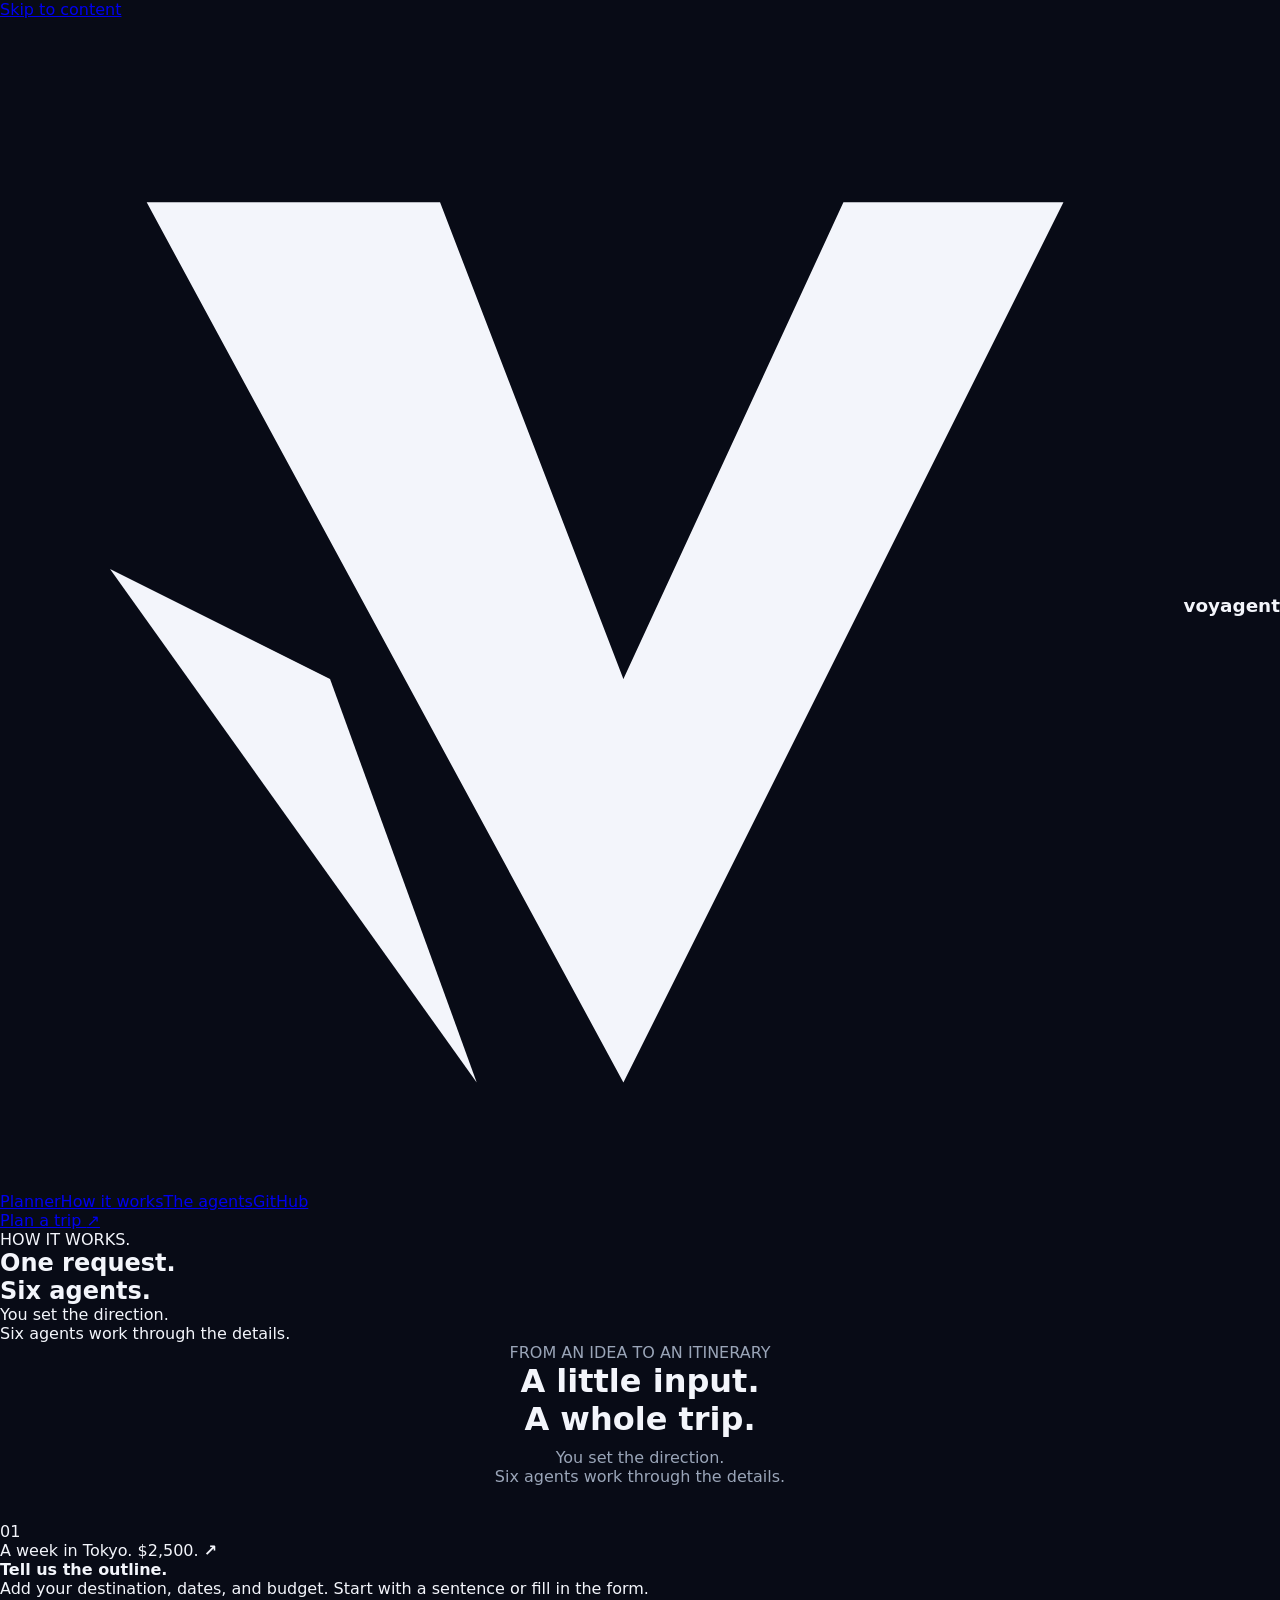
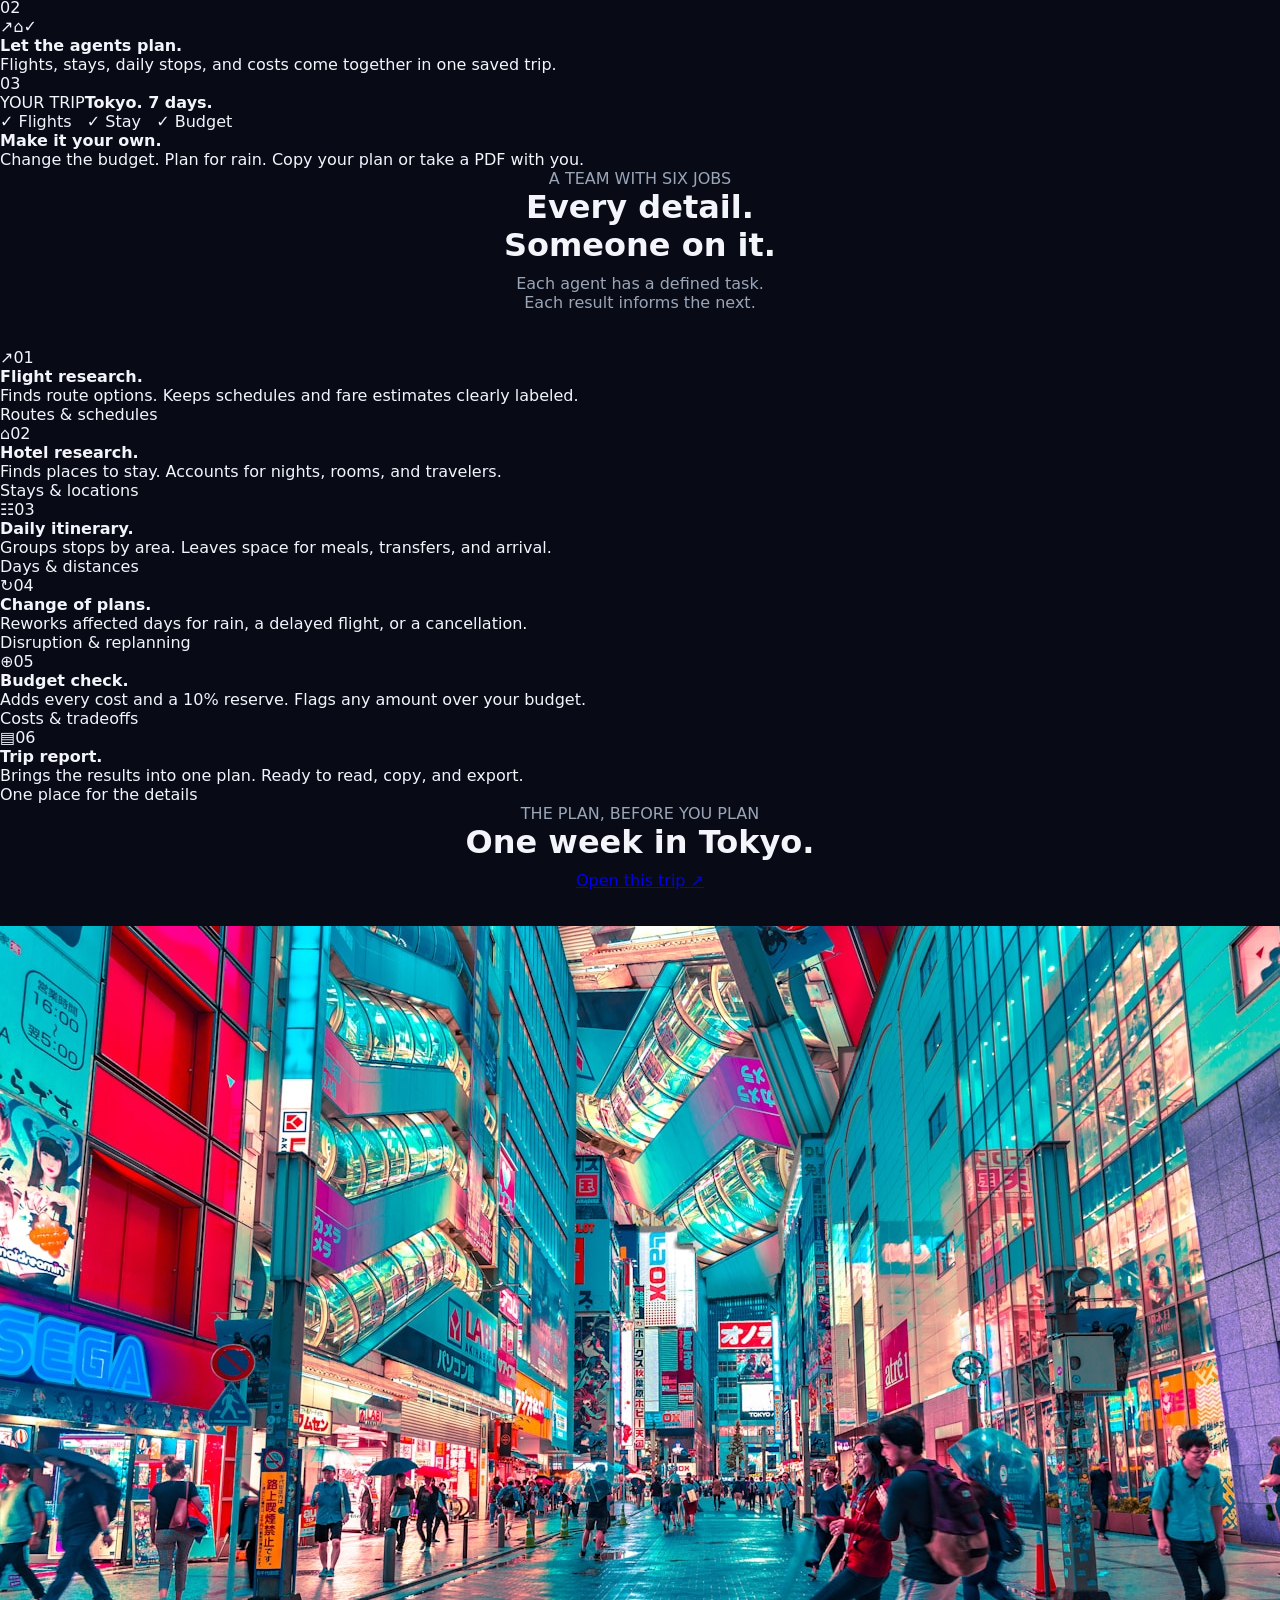
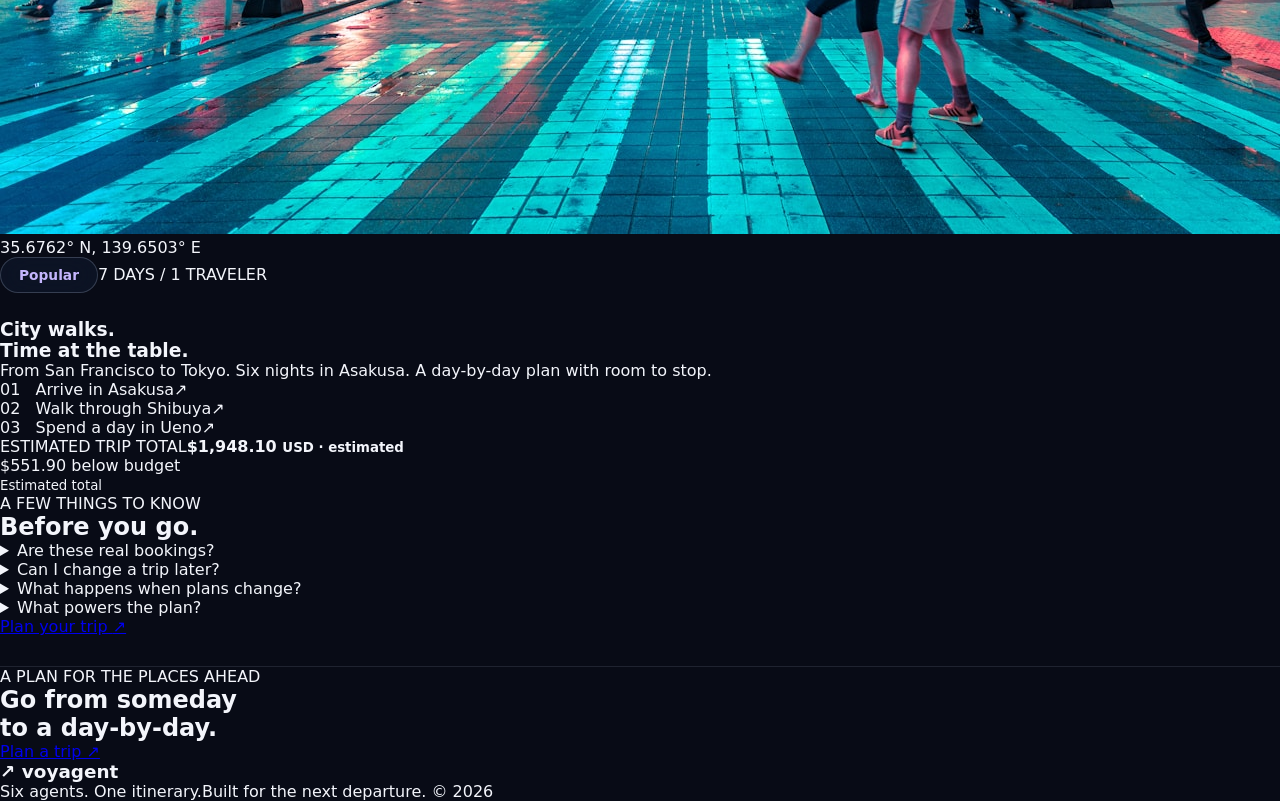
<file: templates/about.html>
<!doctype html>
<html lang="en">
<head>
  <meta charset="utf-8">
  <meta name="viewport" content="width=device-width, initial-scale=1">
  <meta name="description" content="How Voyagent works. Six planning agents turn one trip request into flights, stays, a daily itinerary, and a budget.">
  <title>How it works. Voyagent.</title>
  <link rel="icon" href="/static/favicon.svg" type="image/svg+xml">
  <link rel="preload" href="/static/fonts/InterVariable.woff2" as="font" type="font/woff2" crossorigin>
  <link rel="stylesheet" href="/static/style.css">
</head>
<body>
  <a class="skip" href="#main">Skip to content</a>
  <nav class="nav" aria-label="Main navigation">
    <a class="brand" href="/" aria-label="Voyagent home"><svg viewBox="0 0 32 32" aria-hidden="true"><path d="M4 5h8l5 13L23 5h6L17 29z" fill="currentColor"/><path d="m3 15 6 3 4 11z" fill="currentColor"/></svg><span>voyagent</span></a>
    <div class="nav-links"><a href="/">Planner</a><a href="/about">How it works</a><a href="/about#agents">The agents</a><a href="https://github.com/GrrrGe/Voyagent" target="_blank" rel="noopener noreferrer">GitHub</a></div>
    <a class="button primary nav-cta" href="/">Plan a trip <span aria-hidden="true">↗</span></a>
  </nav>
  <main id="main">
    <section class="hero wrap">
      <p class="eyebrow"><span class="status-dot"></span> HOW IT WORKS.</p>
      <h1>One request.<br><span class="hero-color">Six agents.</span></h1>
      <p class="hero-subtitle">You set the direction.<br>Six agents work through the details.</p>
    </section>
    <section id="how-it-works" class="section wrap">
      <div class="section-heading"><div><p class="eyebrow">FROM AN IDEA TO AN ITINERARY</p><h2>A little input.<br>A whole trip.</h2></div><p>You set the direction.<br>Six agents work through the details.</p></div>
      <div class="steps"><article><span class="step-number">01</span><div class="step-art" aria-hidden="true"><span class="mini-input">A week in Tokyo. $2,500. <b>↗</b></span></div><h4>Tell us the outline.</h4><p>Add your destination, dates, and budget. Start with a sentence or fill in the form.</p></article><article><span class="step-number">02</span><div class="step-art node-art" aria-hidden="true"><span>↗</span><i></i><span>⌂</span><i></i><span>✓</span></div><h4>Let the agents plan.</h4><p>Flights, stays, daily stops, and costs come together in one saved trip.</p></article><article><span class="step-number">03</span><div class="step-art" aria-hidden="true"><div class="mini-plan"><span>YOUR TRIP</span><b>Tokyo. 7 days.</b><div>✓ Flights &nbsp; ✓ Stay &nbsp; ✓ Budget</div></div></div><h4>Make it your own.</h4><p>Change the budget. Plan for rain. Copy your plan or take a PDF with you.</p></article></div>
    </section>
    <section id="agents" class="section wrap">
      <div class="section-heading"><div><p class="eyebrow">A TEAM WITH SIX JOBS</p><h2>Every detail.<br>Someone on it.</h2></div><p>Each agent has a defined task.<br>Each result informs the next.</p></div>
      <div class="agents-grid">
        <article><span class="agent-icon" aria-hidden="true">↗</span><span class="agent-number">01</span><h4>Flight research.</h4><p>Finds route options. Keeps schedules and fare estimates clearly labeled.</p><span class="agent-foot">Routes &amp; schedules</span></article>
        <article><span class="agent-icon" aria-hidden="true">⌂</span><span class="agent-number">02</span><h4>Hotel research.</h4><p>Finds places to stay. Accounts for nights, rooms, and travelers.</p><span class="agent-foot">Stays &amp; locations</span></article>
        <article><span class="agent-icon" aria-hidden="true">☷</span><span class="agent-number">03</span><h4>Daily itinerary.</h4><p>Groups stops by area. Leaves space for meals, transfers, and arrival.</p><span class="agent-foot">Days &amp; distances</span></article>
        <article><span class="agent-icon" aria-hidden="true">↻</span><span class="agent-number">04</span><h4>Change of plans.</h4><p>Reworks affected days for rain, a delayed flight, or a cancellation.</p><span class="agent-foot">Disruption &amp; replanning</span></article>
        <article><span class="agent-icon" aria-hidden="true">⊕</span><span class="agent-number">05</span><h4>Budget check.</h4><p>Adds every cost and a 10% reserve. Flags any amount over your budget.</p><span class="agent-foot">Costs &amp; tradeoffs</span></article>
        <article><span class="agent-icon" aria-hidden="true">▤</span><span class="agent-number">06</span><h4>Trip report.</h4><p>Brings the results into one plan. Ready to read, copy, and export.</p><span class="agent-foot">One place for the details</span></article>
      </div>
    </section>
    <section id="sample" class="section wrap">
      <div class="section-heading"><div><p class="eyebrow">THE PLAN, BEFORE YOU PLAN</p><h2>One week in Tokyo.</h2></div><a class="button soft" href="/?example=Japan">Open this trip <span aria-hidden="true">↗</span></a></div>
      <div class="sample-card"><div class="sample-photo"><img src="/static/images/tokyo.jpg" alt="Tokyo cityscape" loading="lazy"><span class="image-tag">35.6762° N, 139.6503° E</span></div><div class="sample-detail"><div class="sample-kicker"><span class="badge">Popular</span><span class="label">7 DAYS / 1 TRAVELER</span></div><h3>City walks.<br>Time at the table.</h3><p>From San Francisco to Tokyo. Six nights in Asakusa. A day-by-day plan with room to stop.</p><div class="sample-line"><span>01 &nbsp; Arrive in Asakusa</span><span>↗</span></div><div class="sample-line"><span>02 &nbsp; Walk through Shibuya</span><span>↗</span></div><div class="sample-line"><span>03 &nbsp; Spend a day in Ueno</span><span>↗</span></div><div class="sample-total"><div><span class="label">ESTIMATED TRIP TOTAL</span><strong>$1,948.10 <small>USD · estimated</small></strong></div><span class="saving">$551.90 below budget<br><small>Estimated total</small></span></div></div></div>
    </section>
    <section class="section faq wrap"><div><p class="eyebrow">A FEW THINGS TO KNOW</p><h2>Before you go.</h2></div><div class="faq-list"><details><summary>Are these real bookings?</summary><p>No. The planner produces estimated costs and research. No tickets or rooms are purchased.</p></details><details><summary>Can I change a trip later?</summary><p>Yes. Your browser remembers the current trip. Reopen the planner to change the length, budget, or disruption scenario.</p></details><details><summary>What happens when plans change?</summary><p>Ask for rain on a specific day or a flight delay. The planner replaces or removes affected stops and calculates the budget again.</p></details><details><summary>What powers the plan?</summary><p>The server uses OpenAI for itinerary ordering and the trip report. Flight and hotel figures are estimated allowances, not live fares or verified availability.</p></details></div></section>
    <section class="section wrap"><a class="button primary" href="/">Plan your trip <span aria-hidden="true">↗</span></a></section>
  </main>
  <footer><div class="wrap"><div class="footer-top"><div><p class="eyebrow">A PLAN FOR THE PLACES AHEAD</p><h2>Go from someday<br>to a day-by-day.</h2></div><a class="button inverse" href="/">Plan a trip ↗</a></div><div class="footer-bottom"><a class="brand" href="/">↗ voyagent</a><span>Six agents. One itinerary.</span><span>Built for the next departure. © 2026</span></div></div></footer>
</body>
</html>
</file>
<file: static/style.css>
/* ==========================================================
   Voyagent — AI Trip Architect
   ========================================================== */

:root {
    --bg: #080b16;
    --surface: rgba(17, 24, 42, 0.78);
    --surface-solid: #101728;
    --border: rgba(148, 163, 184, 0.16);
    --border-strong: rgba(148, 163, 184, 0.3);
    --text: #f3f5fb;
    --text-dim: #9aa5b8;
    --text-dimmer: #6b7690;

    --indigo: #6366f1;
    --violet: #a855f7;
    --teal: #14b8a6;
    --amber: #f59e0b;
    --rose: #fb7185;
    --green: #22c55e;
    --red: #f87171;

    --radius-lg: 26px;
    --radius-md: 18px;
    --radius-sm: 12px;
    --font-display: "Sora", "Plus Jakarta Sans", system-ui, sans-serif;
    --font-body: "Plus Jakarta Sans", system-ui, -apple-system, "Segoe UI", sans-serif;
}

* {
    margin: 0;
    padding: 0;
    box-sizing: border-box;
}

html {
    scroll-behavior: smooth;
}

body {
    font-family: var(--font-body);
    min-height: 100vh;
    background: var(--bg);
    color: var(--text);
    overflow-x: hidden;
}

::selection {
    background: rgba(99, 102, 241, 0.4);
    color: #fff;
}

::-webkit-scrollbar {
    width: 10px;
}

::-webkit-scrollbar-track {
    background: transparent;
}

::-webkit-scrollbar-thumb {
    background: rgba(148, 163, 184, 0.28);
    border-radius: 999px;
}

/* ---------- background ---------- */

.page-bg {
    position: fixed;
    inset: 0;
    z-index: -2;
    background:
        radial-gradient(circle at 12% 8%, rgba(99, 102, 241, 0.22), transparent 34%),
        radial-gradient(circle at 88% 14%, rgba(168, 85, 247, 0.2), transparent 30%),
        radial-gradient(circle at 50% 92%, rgba(20, 184, 166, 0.14), transparent 36%),
        linear-gradient(160deg, #080b16 0%, #0c1120 45%, #0a0e1a 100%);
}

.grid-overlay {
    position: absolute;
    inset: 0;
    background-image:
        linear-gradient(rgba(148, 163, 184, 0.05) 1px, transparent 1px),
        linear-gradient(90deg, rgba(148, 163, 184, 0.05) 1px, transparent 1px);
    background-size: 56px 56px;
    mask-image: radial-gradient(ellipse 70% 60% at 50% 0%, black 30%, transparent 75%);
}

.gradient-circle {
    position: absolute;
    border-radius: 999px;
    filter: blur(70px);
    opacity: 0.5;
}

.circle-1 { width: 320px; height: 320px; background: var(--indigo); top: 6%; left: 3%; }
.circle-2 { width: 280px; height: 280px; background: var(--violet); top: 16%; right: 6%; }
.circle-3 { width: 260px; height: 260px; background: var(--teal); bottom: 6%; left: 30%; }

/* ---------- header ---------- */

.site-header {
    position: sticky;
    top: 0;
    z-index: 50;
    backdrop-filter: blur(18px);
    background: rgba(8, 11, 22, 0.6);
    border-bottom: 1px solid var(--border);
}

.header-inner {
    width: min(1180px, calc(100% - 32px));
    margin: 0 auto;
    display: flex;
    align-items: center;
    justify-content: space-between;
    gap: 18px;
    padding: 16px 0;
}

.brand {
    display: flex;
    align-items: center;
    gap: 10px;
    text-decoration: none;
    color: var(--text);
    font-family: var(--font-display);
    font-weight: 800;
    font-size: 1.15rem;
}

.brand-mark {
    font-size: 1.35rem;
    filter: drop-shadow(0 0 12px rgba(99, 102, 241, 0.5));
}

.site-nav {
    display: flex;
    align-items: center;
    gap: 28px;
}

.site-nav a {
    color: var(--text-dim);
    text-decoration: none;
    font-weight: 600;
    font-size: 0.94rem;
    transition: color 0.2s ease;
}

.site-nav a:hover {
    color: var(--text);
}

.header-status {
    display: flex;
    align-items: center;
    gap: 8px;
    padding: 8px 14px;
    border-radius: 999px;
    border: 1px solid var(--border-strong);
    background: rgba(15, 23, 42, 0.6);
    font-size: 0.82rem;
    font-weight: 700;
    color: var(--text-dim);
}

.status-dot {
    width: 8px;
    height: 8px;
    border-radius: 50%;
    background: var(--green);
    box-shadow: 0 0 10px var(--green);
}

.status-dot.pending {
    background: var(--amber);
    box-shadow: 0 0 10px var(--amber);
    animation: pulse 1.4s ease-in-out infinite;
}

.status-dot.offline {
    background: var(--red);
    box-shadow: 0 0 10px var(--red);
    animation: none;
}

@keyframes pulse {
    0%, 100% { opacity: 1; }
    50% { opacity: 0.35; }
}

/* ---------- layout ---------- */

.app-container {
    width: min(1120px, calc(100% - 32px));
    margin: 0 auto;
    padding: 64px 0 40px;
}

/* ---------- hero ---------- */

.hero-section {
    text-align: center;
    margin-bottom: 68px;
}

.badge {
    display: inline-flex;
    align-items: center;
    gap: 9px;
    padding: 9px 18px;
    border: 1px solid var(--border-strong);
    border-radius: 999px;
    background: rgba(15, 23, 42, 0.72);
    backdrop-filter: blur(16px);
    color: #c4b5fd;
    font-weight: 700;
    font-size: 0.86rem;
    margin-bottom: 26px;
}

.badge-dot {
    width: 7px;
    height: 7px;
    border-radius: 50%;
    background: var(--teal);
    box-shadow: 0 0 10px var(--teal);
}

.hero-section h1 {
    font-family: var(--font-display);
    font-size: clamp(2.1rem, 5.4vw, 4.2rem);
    line-height: 1.08;
    letter-spacing: -0.03em;
    margin-bottom: 22px;
    font-weight: 800;
}

.text-gradient {
    background: linear-gradient(135deg, #93c5fd 0%, #c084fc 45%, #5eead4 100%);
    -webkit-background-clip: text;
    -webkit-text-fill-color: transparent;
    background-clip: text;
}

.hero-section p {
    max-width: 640px;
    margin: 0 auto;
    color: var(--text-dim);
    font-size: 1.08rem;
    line-height: 1.7;
}

.hero-cta {
    display: flex;
    align-items: center;
    justify-content: center;
    gap: 14px;
    margin-top: 34px;
    flex-wrap: wrap;
}

.btn {
    display: inline-flex;
    align-items: center;
    gap: 8px;
    padding: 14px 24px;
    border-radius: 999px;
    font-weight: 700;
    font-size: 0.98rem;
    text-decoration: none;
    cursor: pointer;
    transition: 0.25s ease;
    border: 1px solid transparent;
}

.btn-primary {
    background: linear-gradient(135deg, var(--indigo), var(--violet));
    color: #fff;
    box-shadow: 0 16px 36px rgba(99, 102, 241, 0.35);
}

.btn-primary:hover {
    transform: translateY(-2px);
    box-shadow: 0 20px 44px rgba(168, 85, 247, 0.4);
}

.btn-ghost {
    color: var(--text);
    border-color: var(--border-strong);
    background: rgba(15, 23, 42, 0.5);
}

.btn-ghost:hover {
    background: rgba(30, 41, 59, 0.7);
    border-color: rgba(148, 163, 184, 0.5);
}

/* ---------- how it works ---------- */

.how-it-works {
    margin-bottom: 68px;
}

.section-heading {
    text-align: center;
    margin-bottom: 36px;
}

.section-heading h2 {
    font-family: var(--font-display);
    font-size: clamp(1.5rem, 3vw, 2rem);
    margin-bottom: 10px;
}

.section-heading p {
    color: var(--text-dim);
}

.pipeline {
    display: flex;
    align-items: stretch;
    justify-content: center;
    gap: 10px;
    flex-wrap: wrap;
}

.pipeline-step {
    flex: 1 1 200px;
    max-width: 230px;
    background: var(--surface);
    border: 1px solid var(--border);
    border-radius: var(--radius-md);
    padding: 22px 18px;
    text-align: center;
    backdrop-filter: blur(16px);
    transition: 0.25s ease;
}

.pipeline-step:hover {
    transform: translateY(-4px);
    border-color: var(--border-strong);
}

.step-icon {
    width: 52px;
    height: 52px;
    display: flex;
    align-items: center;
    justify-content: center;
    margin: 0 auto 14px;
    border-radius: 16px;
    font-size: 1.5rem;
}

.step-icon.flight { background: rgba(99, 102, 241, 0.16); }
.step-icon.hotel { background: rgba(245, 158, 11, 0.16); }
.step-icon.itinerary { background: rgba(20, 184, 166, 0.16); }
.step-icon.final { background: rgba(251, 113, 133, 0.16); }

.pipeline-step h3 {
    font-size: 1rem;
    margin-bottom: 6px;
}

.pipeline-step p {
    color: var(--text-dim);
    font-size: 0.87rem;
    line-height: 1.5;
}

.pipeline-arrow {
    display: flex;
    align-items: center;
    justify-content: center;
    color: var(--text-dimmer);
    flex: 0 0 auto;
}

/* ---------- planner card ---------- */

.planner-card,
.result-section {
    background: var(--surface);
    border: 1px solid var(--border);
    box-shadow: 0 30px 90px rgba(0, 0, 0, 0.4);
    backdrop-filter: blur(20px);
    border-radius: var(--radius-lg);
}

.planner-card {
    padding: 30px;
    scroll-margin-top: 100px;
}

.card-header,
.result-header {
    display: flex;
    align-items: flex-start;
    justify-content: space-between;
    gap: 18px;
    margin-bottom: 24px;
}

.card-header h2,
.result-header h2 {
    font-family: var(--font-display);
    font-size: 1.4rem;
    margin-bottom: 8px;
}

.card-header p,
.result-header p {
    color: var(--text-dim);
    line-height: 1.5;
}

.new-chat-btn {
    display: flex;
    align-items: center;
    gap: 7px;
    background: rgba(30, 41, 59, 0.7);
    border: 1px solid var(--border-strong);
    color: var(--text);
    padding: 9px 15px;
    border-radius: 999px;
    font-weight: 700;
    font-size: 0.84rem;
    cursor: pointer;
    white-space: nowrap;
    transition: 0.2s ease;
}

.new-chat-btn:hover {
    background: rgba(99, 102, 241, 0.2);
    border-color: rgba(99, 102, 241, 0.5);
}

.input-area {
    display: grid;
    grid-template-columns: 1fr auto;
    gap: 16px;
    align-items: stretch;
}

textarea {
    width: 100%;
    min-height: 150px;
    resize: vertical;
    border: 1px solid var(--border-strong);
    border-radius: 20px;
    background: rgba(2, 6, 23, 0.6);
    color: var(--text);
    padding: 20px;
    font-family: var(--font-body);
    font-size: 1rem;
    line-height: 1.6;
    outline: none;
    transition: 0.25s ease;
}

textarea:focus {
    border-color: rgba(99, 102, 241, 0.85);
    box-shadow: 0 0 0 4px rgba(99, 102, 241, 0.16);
}

textarea::placeholder {
    color: var(--text-dimmer);
}

#sendBtn {
    min-width: 190px;
    border: none;
    border-radius: 20px;
    padding: 0 26px;
    background: linear-gradient(135deg, var(--indigo), var(--violet));
    color: #fff;
    font-weight: 800;
    font-size: 1rem;
    cursor: pointer;
    box-shadow: 0 18px 38px rgba(99, 102, 241, 0.35);
    transition: 0.25s ease;
    display: flex;
    align-items: center;
    justify-content: center;
}

#sendBtn:hover {
    transform: translateY(-2px);
    box-shadow: 0 22px 50px rgba(168, 85, 247, 0.42);
}

#sendBtn:disabled {
    opacity: 0.6;
    cursor: not-allowed;
    transform: none;
}

#btnText {
    display: inline-flex;
    align-items: center;
    gap: 8px;
}

.input-footer {
    display: flex;
    justify-content: space-between;
    margin-top: 10px;
    font-size: 0.8rem;
    color: var(--text-dimmer);
}

.quick-prompts {
    display: flex;
    flex-wrap: wrap;
    gap: 10px;
    margin-top: 20px;
}

.quick-prompts button {
    border: 1px solid var(--border-strong);
    background: rgba(30, 41, 59, 0.65);
    color: #dbeafe;
    border-radius: 999px;
    padding: 10px 15px;
    font-size: 0.88rem;
    cursor: pointer;
    transition: 0.2s ease;
}

.quick-prompts button:hover {
    background: rgba(99, 102, 241, 0.22);
    border-color: rgba(129, 140, 248, 0.55);
    transform: translateY(-1px);
}

.style-picker {
    display: flex;
    flex-wrap: wrap;
    align-items: center;
    gap: 10px;
    margin-top: 16px;
    font-size: 0.85rem;
    color: var(--text-dimmer);
}

.style-label {
    margin-right: 2px;
}

.style-chips {
    display: flex;
    flex-wrap: wrap;
    gap: 8px;
}

.style-chips button {
    border: 1px solid var(--border-strong);
    background: rgba(30, 41, 59, 0.65);
    color: #dbeafe;
    border-radius: 999px;
    padding: 8px 14px;
    font-size: 0.82rem;
    cursor: pointer;
    transition: 0.2s ease;
}

.style-chips button[aria-pressed="true"] {
    background: rgba(99, 102, 241, 0.45);
    border-color: rgba(129, 140, 248, 0.8);
}

.style-select {
    display: inline-flex;
    align-items: center;
    gap: 6px;
}

.style-select select {
    width: auto;
    padding: 8px 10px;
}

/* ---------- loading pipeline ---------- */

.loading-section {
    margin-top: 26px;
    background: var(--surface);
    border: 1px solid var(--border);
    border-radius: var(--radius-lg);
    padding: 26px 28px;
    backdrop-filter: blur(20px);
}

.loading-pipeline {
    display: flex;
    flex-wrap: wrap;
    gap: 22px;
    justify-content: center;
}

.loading-step {
    display: flex;
    align-items: center;
    gap: 10px;
    color: var(--text-dimmer);
    font-weight: 600;
    font-size: 0.92rem;
    transition: color 0.3s ease;
}

.loading-step .dot {
    width: 9px;
    height: 9px;
    border-radius: 50%;
    background: var(--text-dimmer);
    transition: 0.3s ease;
}

.loading-step.active {
    color: var(--text);
}

.loading-step.active .dot {
    background: var(--indigo);
    box-shadow: 0 0 12px var(--indigo);
    animation: pulse 1s ease-in-out infinite;
}

.loading-step.done {
    color: var(--teal);
}

.loading-step.done .dot {
    background: var(--teal);
    box-shadow: 0 0 10px var(--teal);
}

/* ---------- results ---------- */

.result-section {
    margin-top: 26px;
    padding: 30px;
    scroll-margin-top: 100px;
    animation: fadeUp 0.4s ease;
}

@keyframes fadeUp {
    from { opacity: 0; transform: translateY(14px); }
    to { opacity: 1; transform: translateY(0); }
}

.result-meta {
    display: flex;
    gap: 8px;
    flex-wrap: wrap;
}

.meta-chip {
    display: inline-block;
    background: rgba(99, 102, 241, 0.14);
    color: #c7d2fe;
    border: 1px solid rgba(99, 102, 241, 0.3);
    padding: 5px 12px;
    border-radius: 999px;
    font-size: 0.78rem;
    font-weight: 700;
}

.result-actions {
    display: flex;
    gap: 10px;
    align-items: center;
}

.copy-btn,
.download-btn {
    border: none;
    border-radius: 12px;
    padding: 10px 16px;
    cursor: pointer;
    font-weight: 800;
    font-size: 0.88rem;
    transition: 0.25s ease;
}

.copy-btn {
    border: 1px solid var(--border-strong);
    background: rgba(15, 23, 42, 0.9);
    color: var(--text);
}

.copy-btn:hover {
    background: rgba(99, 102, 241, 0.22);
}

.download-btn {
    background: linear-gradient(135deg, var(--teal), var(--green));
    color: #06251d;
    box-shadow: 0 12px 30px rgba(20, 184, 166, 0.28);
}

.download-btn:hover {
    transform: translateY(-1px);
    box-shadow: 0 16px 36px rgba(34, 197, 94, 0.35);
}

.result-tabs {
    display: flex;
    gap: 6px;
    margin-bottom: 20px;
    flex-wrap: wrap;
    border-bottom: 1px solid var(--border);
    padding-bottom: 14px;
}

.tab-btn {
    border: 1px solid transparent;
    background: transparent;
    color: var(--text-dim);
    padding: 9px 16px;
    border-radius: 999px;
    font-weight: 700;
    font-size: 0.88rem;
    cursor: pointer;
    transition: 0.2s ease;
}

.tab-btn:hover {
    color: var(--text);
    background: rgba(148, 163, 184, 0.08);
}

.tab-btn.active {
    color: #fff;
    background: linear-gradient(135deg, var(--indigo), var(--violet));
    box-shadow: 0 8px 22px rgba(99, 102, 241, 0.35);
}

.tab-panel {
    display: none;
}

.tab-panel.active {
    display: block;
    animation: fadeUp 0.3s ease;
}

.pdf-content {
    background: #ffffff;
    color: #111827;
    border-radius: 22px;
    padding: 30px;
}

.pdf-title {
    display: none;
    color: #111827;
    font-size: 2rem;
    margin-bottom: 20px;
}

.result-box {
    background: #ffffff;
    color: #1f2937;
    border: none;
    padding: 0;
    white-space: normal;
    overflow-x: auto;
}

.result-box.empty-state {
    color: #9ca3af;
    font-style: italic;
    padding: 20px 0;
}

.result-box h1,
.result-box h2,
.result-box h3 {
    color: #0f172a;
    margin-top: 26px;
    margin-bottom: 12px;
    line-height: 1.25;
    font-weight: 800;
}

.result-box h1:first-child,
.result-box h2:first-child,
.result-box h3:first-child {
    margin-top: 0;
}

.result-box h1 {
    font-size: 2rem;
    border-bottom: 3px solid var(--indigo);
    padding-bottom: 10px;
}

.result-box h2 {
    font-size: 1.4rem;
    border-left: 5px solid var(--indigo);
    padding-left: 12px;
    background: #eef2ff;
    padding-top: 10px;
    padding-bottom: 10px;
    border-radius: 10px;
}

.result-box h3 {
    font-size: 1.12rem;
    color: #6d28d9;
}

.result-box p {
    margin-bottom: 14px;
    line-height: 1.75;
    color: #374151;
}

.result-box ul,
.result-box ol {
    margin: 10px 0 18px 24px;
    color: #374151;
}

.result-box li {
    margin-bottom: 8px;
    line-height: 1.65;
}

.result-box strong {
    color: #111827;
    font-weight: 800;
}

.result-box hr {
    border: none;
    border-top: 1px solid #e5e7eb;
    margin: 24px 0;
}

.result-box table {
    width: 100%;
    border-collapse: collapse;
    margin: 18px 0;
    color: #374151;
}

.result-box th,
.result-box td {
    border: 1px solid #e5e7eb;
    padding: 10px;
    text-align: left;
}

.result-box th {
    background: #eef2ff;
    color: #111827;
    font-weight: 800;
}

.error-box {
    margin-top: 22px;
    padding: 18px 20px;
    border-radius: 18px;
    background: rgba(248, 113, 113, 0.14);
    border: 1px solid rgba(248, 113, 113, 0.35);
    color: #fecaca;
    line-height: 1.5;
    font-weight: 600;
}

.loader {
    display: inline-block;
    width: 18px;
    height: 18px;
    border: 3px solid rgba(255, 255, 255, 0.35);
    border-top-color: #ffffff;
    border-radius: 50%;
    animation: spin 0.85s linear infinite;
}

.hidden {
    display: none !important;
}

/* ---------- footer ---------- */

footer {
    border-top: 1px solid var(--border);
    margin-top: 30px;
}

.footer-inner {
    width: min(1120px, calc(100% - 32px));
    margin: 0 auto;
    padding: 30px 0 40px;
    display: flex;
    align-items: center;
    justify-content: space-between;
    flex-wrap: wrap;
    gap: 12px;
}

.footer-brand {
    display: flex;
    align-items: center;
    gap: 8px;
    font-weight: 800;
    color: var(--text-dim);
}

.footer-stack {
    color: var(--text-dimmer);
    font-size: 0.85rem;
    display: flex;
    gap: 6px;
    flex-wrap: wrap;
}

@keyframes spin {
    to { transform: rotate(360deg); }
}

/* ---------- print ---------- */

@media print {
    body { background: #ffffff; }

    .site-header,
    .hero-section,
    .how-it-works,
    .planner-card,
    .loading-section,
    footer,
    .result-actions,
    .result-tabs,
    #threadInfo,
    #llmCallsInfo {
        display: none;
    }

    .result-section {
        box-shadow: none;
        border: none;
        background: #ffffff;
        padding: 0;
    }

    .pdf-title {
        display: block;
    }

    .tab-panel {
        display: block !important;
    }
}

/* ---------- responsive ---------- */

@media (max-width: 900px) {
    .site-nav {
        display: none;
    }
}

@media (max-width: 760px) {
    .app-container {
        padding-top: 40px;
    }

    .hero-section {
        margin-bottom: 46px;
    }

    .pipeline {
        flex-direction: column;
        align-items: stretch;
    }

    .pipeline-step {
        max-width: none;
    }

    .pipeline-arrow {
        transform: rotate(90deg);
        margin: -4px auto;
    }

    .planner-card,
    .result-section,
    .loading-section {
        padding: 22px;
        border-radius: 22px;
    }

    .card-header,
    .result-header {
        flex-direction: column;
    }

    .input-area {
        grid-template-columns: 1fr;
    }

    #sendBtn {
        min-height: 56px;
    }

    .hero-section p {
        font-size: 1rem;
    }

    .result-actions {
        width: 100%;
    }

    .copy-btn,
    .download-btn {
        flex: 1;
    }

    .pdf-content {
        padding: 20px;
    }

    .loading-pipeline {
        flex-direction: column;
        gap: 12px;
    }
}
</file>
